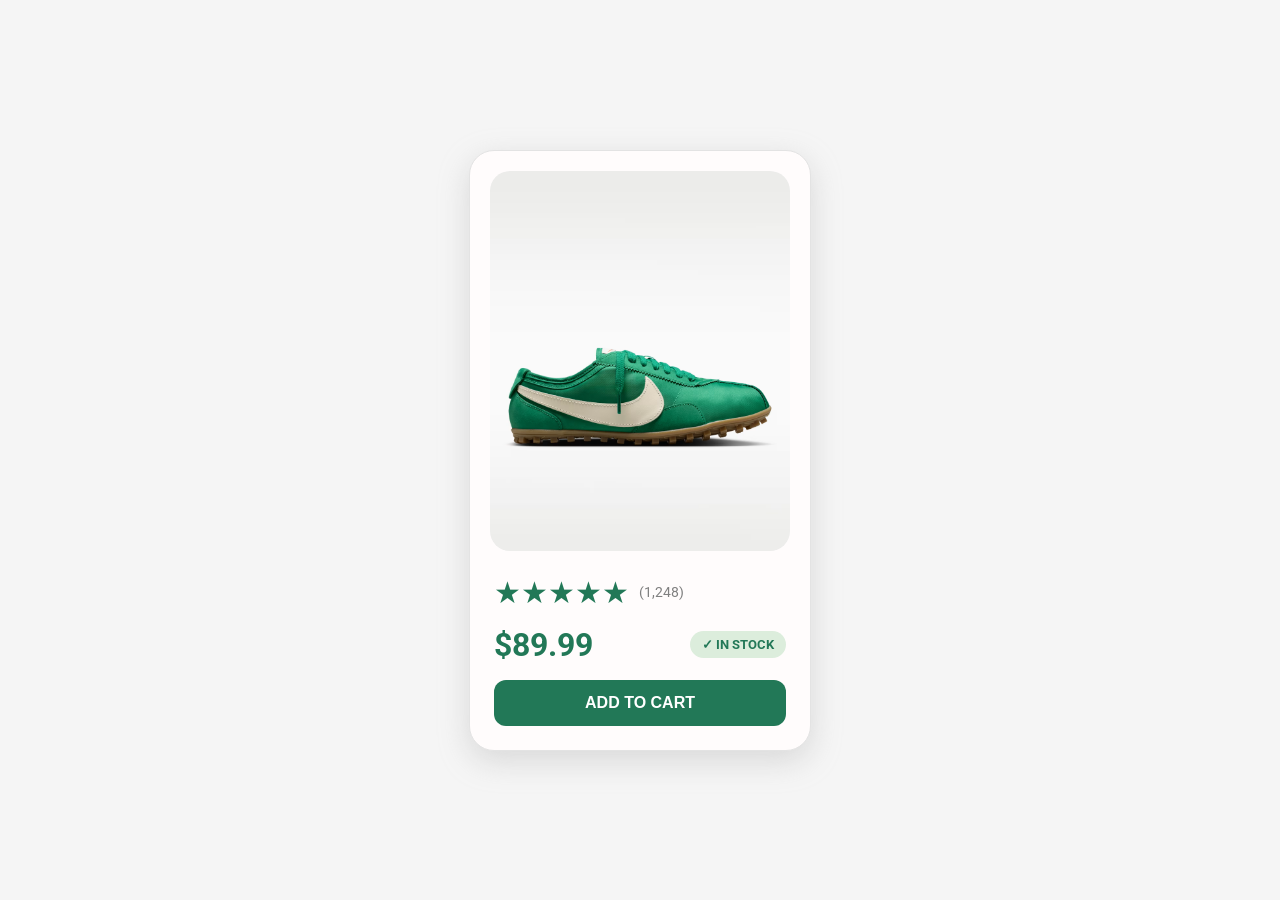
<file: HTML&CSS/productCards/index.html>
<!DOCTYPE html>
<html lang="en">
<head>
    <meta charset="UTF-8">
    <meta name="viewport" content="width=device-width, initial-scale=1.0">
    <title>Shoe Product Card</title>
    <link rel="stylesheet" href="style.css">
    <link rel="preconnect" href="https://fonts.googleapis.com">
    <link rel="preconnect" href="https://fonts.gstatic.com" crossorigin>
    <link href="https://fonts.googleapis.com/css2?family=Roboto:ital,wght@0,100..900;1,100..900&display=swap" rel="stylesheet">
</head>
<body>
    <div class="cardContainer">
        <div class="imageContainer">
            <img src="./assets/product.avif" alt="image of a shoe">
        </div>
        <div class="infoContainer">
            <div class="starContainer">     
                &#9733;&#9733;&#9733;&#9733;&#9733; 
                <p class="reviewCount">(1,248)</p>
            </div>
            
            <div class="priceContainer">
                <h3 class="price">$89.99</h3>
                <div class="stockContainer">
                    &check; IN STOCK
                </div>
            </div>

            <button class="addToCart">
                ADD TO CART
            </button>
        </div>
    </div>
</body>
</html>
</file>
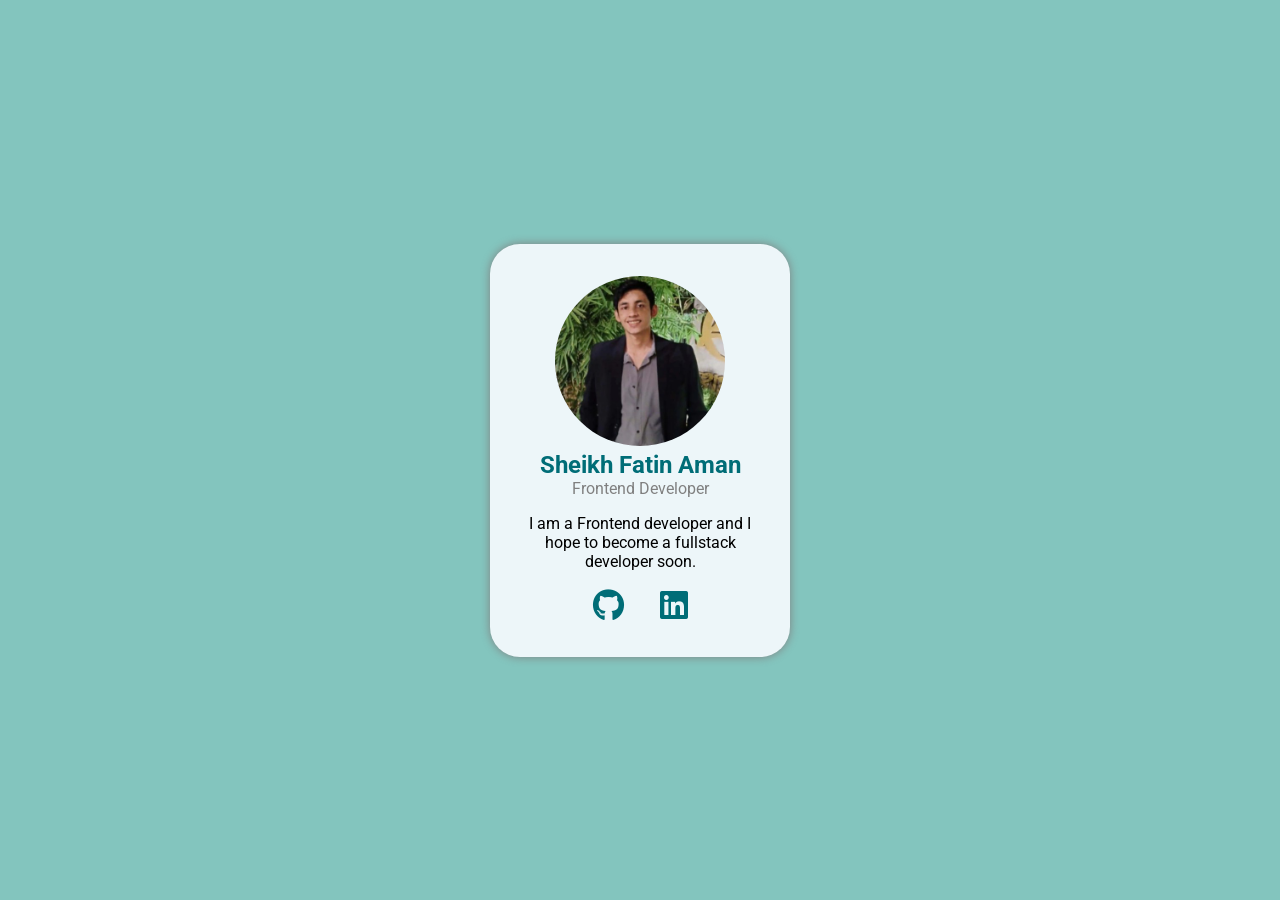
<file: HTML&CSS/profileCard/index.html>
<!DOCTYPE html>
<html lang="en">
<head>
    <meta charset="UTF-8">
    <meta name="viewport" content="width=device-width, initial-scale=1.0">
    <title>Profile Card</title>
    <link rel="stylesheet" href="style.css">
    <link rel="preconnect" href="https://fonts.googleapis.com">
<link rel="preconnect" href="https://fonts.gstatic.com" crossorigin>
<link href="https://fonts.googleapis.com/css2?family=Roboto:ital,wght@0,100..900;1,100..900&display=swap" rel="stylesheet">
<link
  rel="stylesheet"
  href="https://cdnjs.cloudflare.com/ajax/libs/font-awesome/6.7.2/css/all.min.css"
>

</head>
<body>

    <main class="container">
        <article class="profile-card">

            <img
                src="./assets/profile.jpeg"
                alt="Profile portrait"
                class="profile-image"
            >

            <h1 class="profile-name">Sheikh Fatin Aman</h1>

            <p class="profile-role">Frontend Developer</p>

            <p class="profile-bio">
                I am a Frontend developer and I hope to become a fullstack developer soon.
            </p>

            <nav class="social-links" aria-label="Social links">
                <a href="https://github.com/fatinaman" target="_blank"><i class="fa-brands fa-github"></i></a>
                <a href="https://www.linkedin.com/in/fatin-aman-26b091421/" target="_blank"><i class="fa-brands fa-linkedin"></i>
</a>
            </nav>

        </article>
    </main>

</body>
</html>
</file>
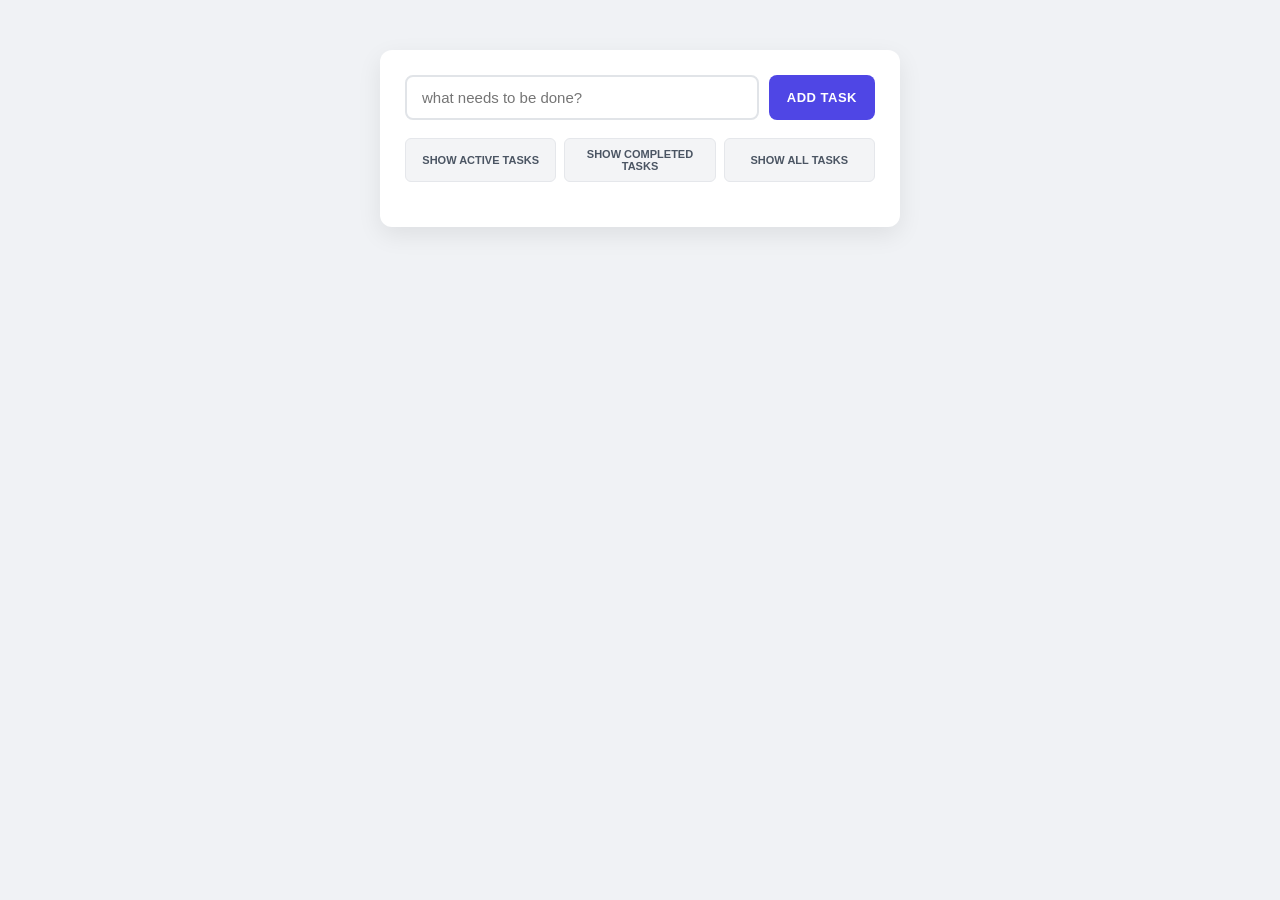
<file: vanillaWebDev/TodoList/index.html>
<!DOCTYPE html>
<html lang="en">
<head>
    <meta charset="UTF-8">
    <meta name="viewport" content="width=device-width, initial-scale=1.0">
    <title>TodoListApp</title>
    <link rel="stylesheet" href="style.css">
</head>
<body>
    <div class="container">
        <form id="toDoForm">
            <input type="text" id="taskInput" placeholder="what needs to be done?">
            <button id="addButton" type="submit">ADD TASK</button>
        </form>
        <div id="specialBtns">
            <button id="showActive">SHOW ACTIVE TASKS</button>
            <button id="showCompleted">SHOW COMPLETED TASKS</button>
            <button id="showAll">SHOW ALL TASKS</button>
        </div>
        <div class="taskContainerDiv">
            <ul id="taskContainer"></ul>
        </div>
    </div>
    <script src="script.js"></script>
</body>
</html>
</file>
<file: HTML&CSS/productCards/style.css>
body {
    margin: 0;
    display: flex;
    justify-content: center;
    align-items: center;
    min-height: 100vh;
    font-family: "Roboto", sans-serif;
    background-color: #f5f5f5;
}

.cardContainer {
    display: flex;
    flex-direction: column;       /* Stacks the image on top and info on the bottom */
    width: 340px;                 /* Fixed width for a sleek, long vertical card look */
    box-shadow: 0 10px 30px rgba(176, 176, 176, 0.4);
    border: 1px solid rgb(227, 227, 227);
    background-color: rgb(255, 252, 252);
    border-radius: 25px;
    overflow: hidden;
}

.imageContainer {
    height: 380px;                /* Controls the tall, long-form height of the image frame */
    margin: 20px 20px 0 20px;     /* Margin around the top/sides */
    display: flex;
    min-height: 0;
    min-width: 0;
    border-radius: 20px;
    overflow: hidden;
    background-color: rgb(245, 245, 245);
}

img {
    transform: scaleX(-1);        /* Flips the shoe horizontally */
    width: 100%;
    height: 100%;
    object-fit: cover;            /* Crops the image to fill the tall container nicely */
    border-radius: 20px;
}

.infoContainer {
    padding: 24px;
    display: flex;
    flex-direction: column;
    gap: 16px;                    /* Clean, even spacing between elements */
}

.starContainer {
    display: flex;
    font-size: 30px;
    color: rgb(34, 120, 87);
    align-items: center;
}

.reviewCount {
    font-size: 14px;
    margin: 0 10px;
    color: grey;
}

.priceContainer {
    display: flex;
    justify-content: space-between;
    align-items: center;
}

.price {
    font-size: 2em;
    color: rgb(34, 120, 87);
    margin: 0;
}

.stockContainer {
    font-size: 13px;
    background-color: rgb(220, 237, 220);
    color: rgb(34, 120, 87);
    border-radius: 20px;
    padding: 6px 12px;
    font-weight: bold;
}

.addToCart {
    background-color: rgb(34, 120, 87);
    width: 100%;
    padding: 14px 0;
    border-radius: 12px;
    color: white;
    font-size: 16px;
    font-weight: bold;
    border: 0;
    cursor: pointer;
    transition: background-color 0.2s;
}

.addToCart:hover {
    background-color: rgb(27, 98, 70);
}
</file>
<file: HTML&CSS/profileCard/style.css>
body {
    margin: 0;
}

.container{
    min-height: 100vh;
    display: flex;
    justify-content: center;
    align-items: center;
    background-color: #83c5be;
}

.profile-card{
    background-color: #edf6f9;
    box-shadow: 0 0 10px grey;
    border-radius: 30px;
    display: flex;
    flex-direction: column;
    justify-content: center;
    align-items: center;
    font-family: "Roboto", sans-serif;
    margin: 1em;
    padding: 2em;
    width: 90%;
    max-width: 300px;
    box-sizing: border-box;
}

.profile-image {
    width: clamp(120px, 35vw, 170px);
    aspect-ratio: 1;
    height: auto;
    object-fit: cover;
    border-radius: 50%;
}

.profile-name{
    margin: 0;
    margin-top: 5px;
    font-size: 1.5em;
    color: #006d77;
    text-align: center;
}

.profile-role{
    margin: 0;
    font-size: medium;
    color: gray;
    text-align: center;
    
}

.profile-bio{
    text-align: center;
}

.social-links a{
    font-size: 2em;
    margin: 0 0.5em;
    color: #006d77;
}

.social-links a {
    transition: transform 0.2s ease, color 0.2s ease;
}

.social-links a:hover {
    transform: translateY(-3px);
    color: #004f56;
}
</file>
<file: vanillaWebDev/TodoList/style.css>
* {
    box-sizing: border-box;
    margin: 0;
    padding: 0;
    font-family: -apple-system, BlinkMacSystemFont, "Segoe UI", Roboto, Helvetica, Arial, sans-serif;
}

body {
    background-color: #f0f2f5;
    color: #333;
    display: flex;
    justify-content: center;
    align-items: flex-start;
    min-height: 100vh;
    padding: 50px 20px;
}

.container {
    background-color: #ffffff;
    width: 100%;
    max-width: 520px;
    padding: 25px;
    border-radius: 12px;
    box-shadow: 0 8px 24px rgba(0, 0, 0, 0.08);
}

#toDoForm {
    display: flex;
    gap: 10px;
    margin-bottom: 18px;
}

#taskInput {
    flex: 1;
    padding: 12px 15px;
    border: 2px solid #e1e4e8;
    border-radius: 8px;
    font-size: 15px;
    outline: none;
    transition: border-color 0.2s ease;
}

#taskInput:focus {
    border-color: #4f46e5;
}

#addButton {
    padding: 12px 18px;
    background-color: #4f46e5;
    color: #ffffff;
    border: none;
    border-radius: 8px;
    font-size: 13px;
    font-weight: 600;
    letter-spacing: 0.5px;
    cursor: pointer;
    transition: background-color 0.2s ease;
}

#addButton:hover {
    background-color: #4338ca;
}

#specialBtns {
    display: flex;
    gap: 8px;
    margin-bottom: 20px;
}

#specialBtns button {
    flex: 1;
    padding: 9px 10px;
    background-color: #f3f4f6;
    color: #4b5563;
    border: 1px solid #e5e7eb;
    border-radius: 6px;
    font-size: 11px;
    font-weight: 600;
    cursor: pointer;
    transition: all 0.2s ease;
}

#specialBtns button.active {
    background-color: #4f46e5;
    color: #ffffff;
    border-color: #4f46e5;
}

.taskContainerDiv {
    margin-top: 10px;
}

#taskContainer {
    list-style: none;
    display: flex;
    flex-direction: column;
    gap: 10px;
}

#taskContainer li {
    display: flex;
    justify-content: space-between;
    align-items: center;
    padding: 12px 15px;
    background-color: #f9fafb;
    border: 1px solid #e5e7eb;
    border-radius: 8px;
    font-size: 15px;
    transition: background-color 0.2s ease;
}

#taskContainer li:hover {
    background-color: #f3f4f6;
}

/* Optional class for completed tasks in JS */
#taskContainer li.completed {
    text-decoration: line-through;
    color: #9ca3af;
    background-color: #f9fafb;
}

/* Optional styling for buttons inside each <li> (e.g., Delete/Complete) */
#taskContainer li button {
    padding: 5px 10px;
    margin-left: 6px;
    border: none;
    border-radius: 5px;
    font-size: 12px;
    font-weight: 600;
    cursor: pointer;
    background-color: #ef4444;
    color: white;
    transition: opacity 0.2s ease;
}

#taskContainer li button:hover {
    opacity: 0.85;
}

.active{
    color: green;
}

.finished{
    color: red;
}
</file>
